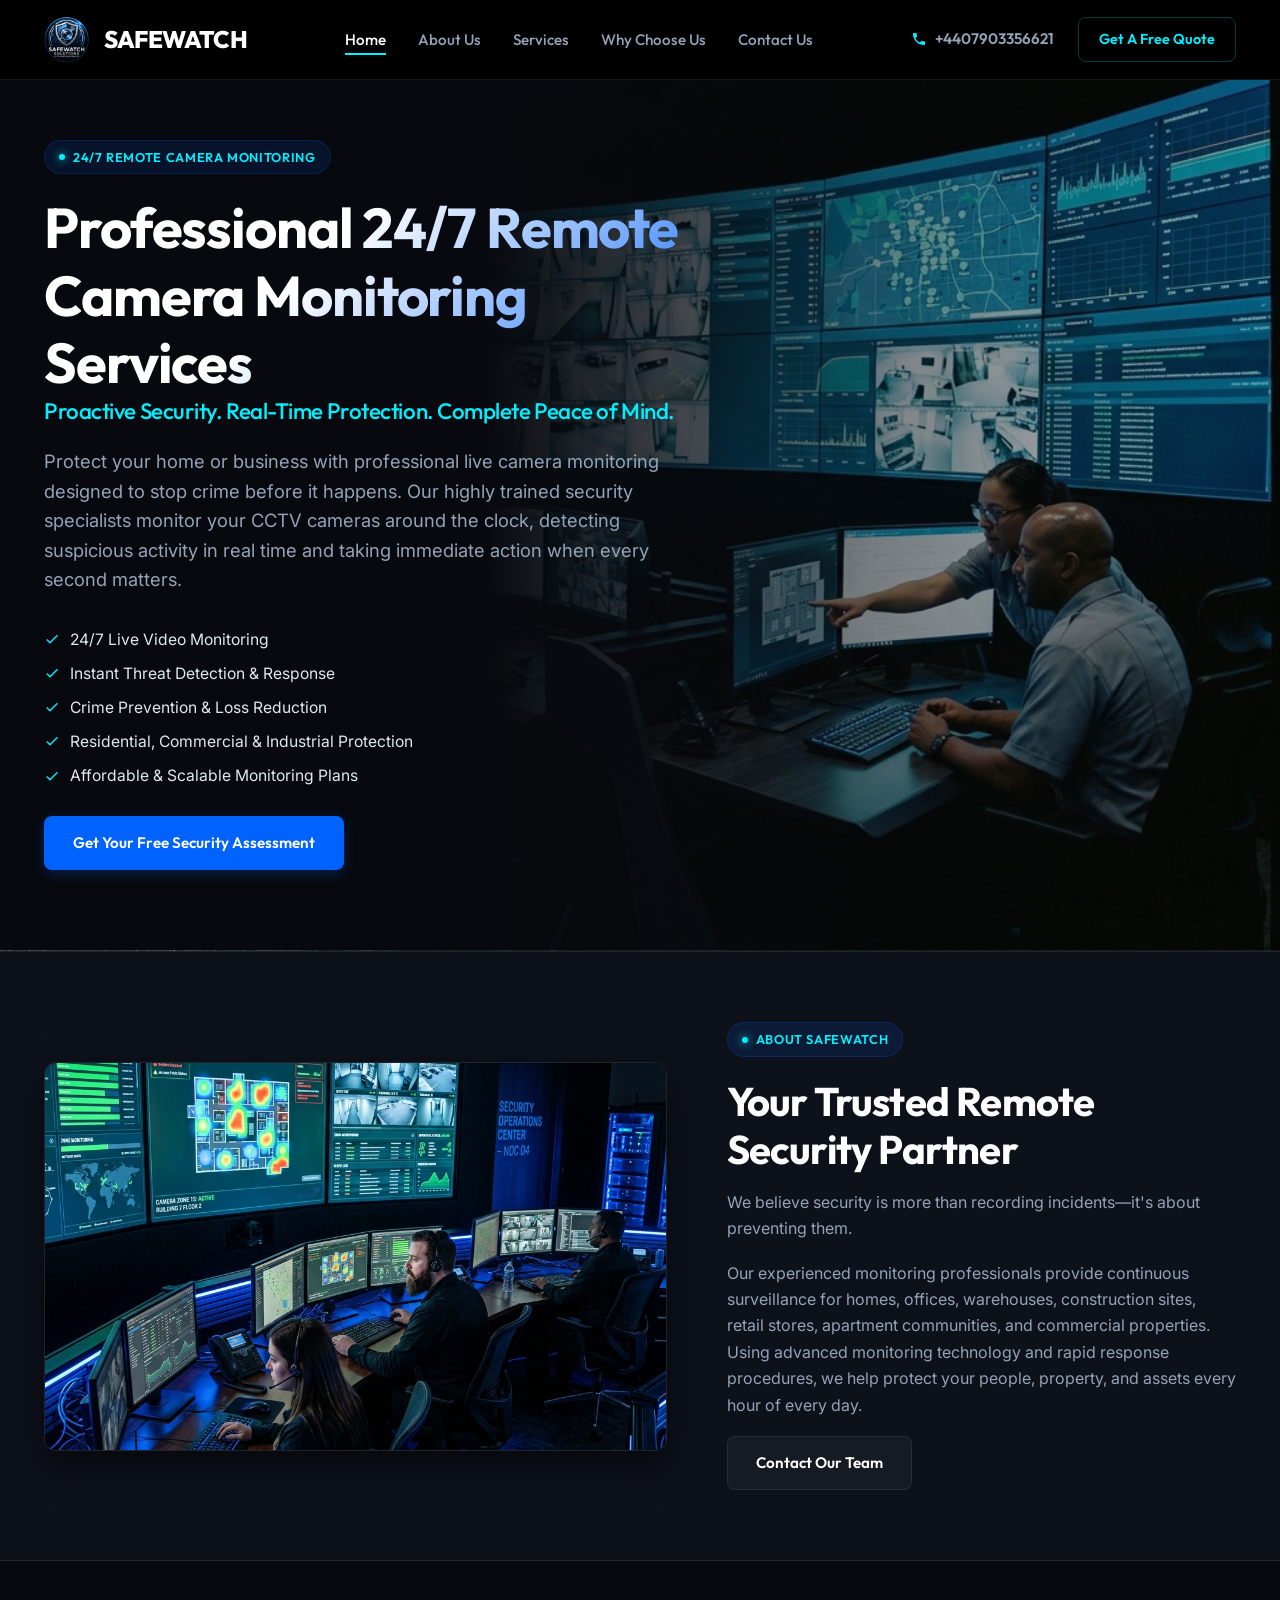
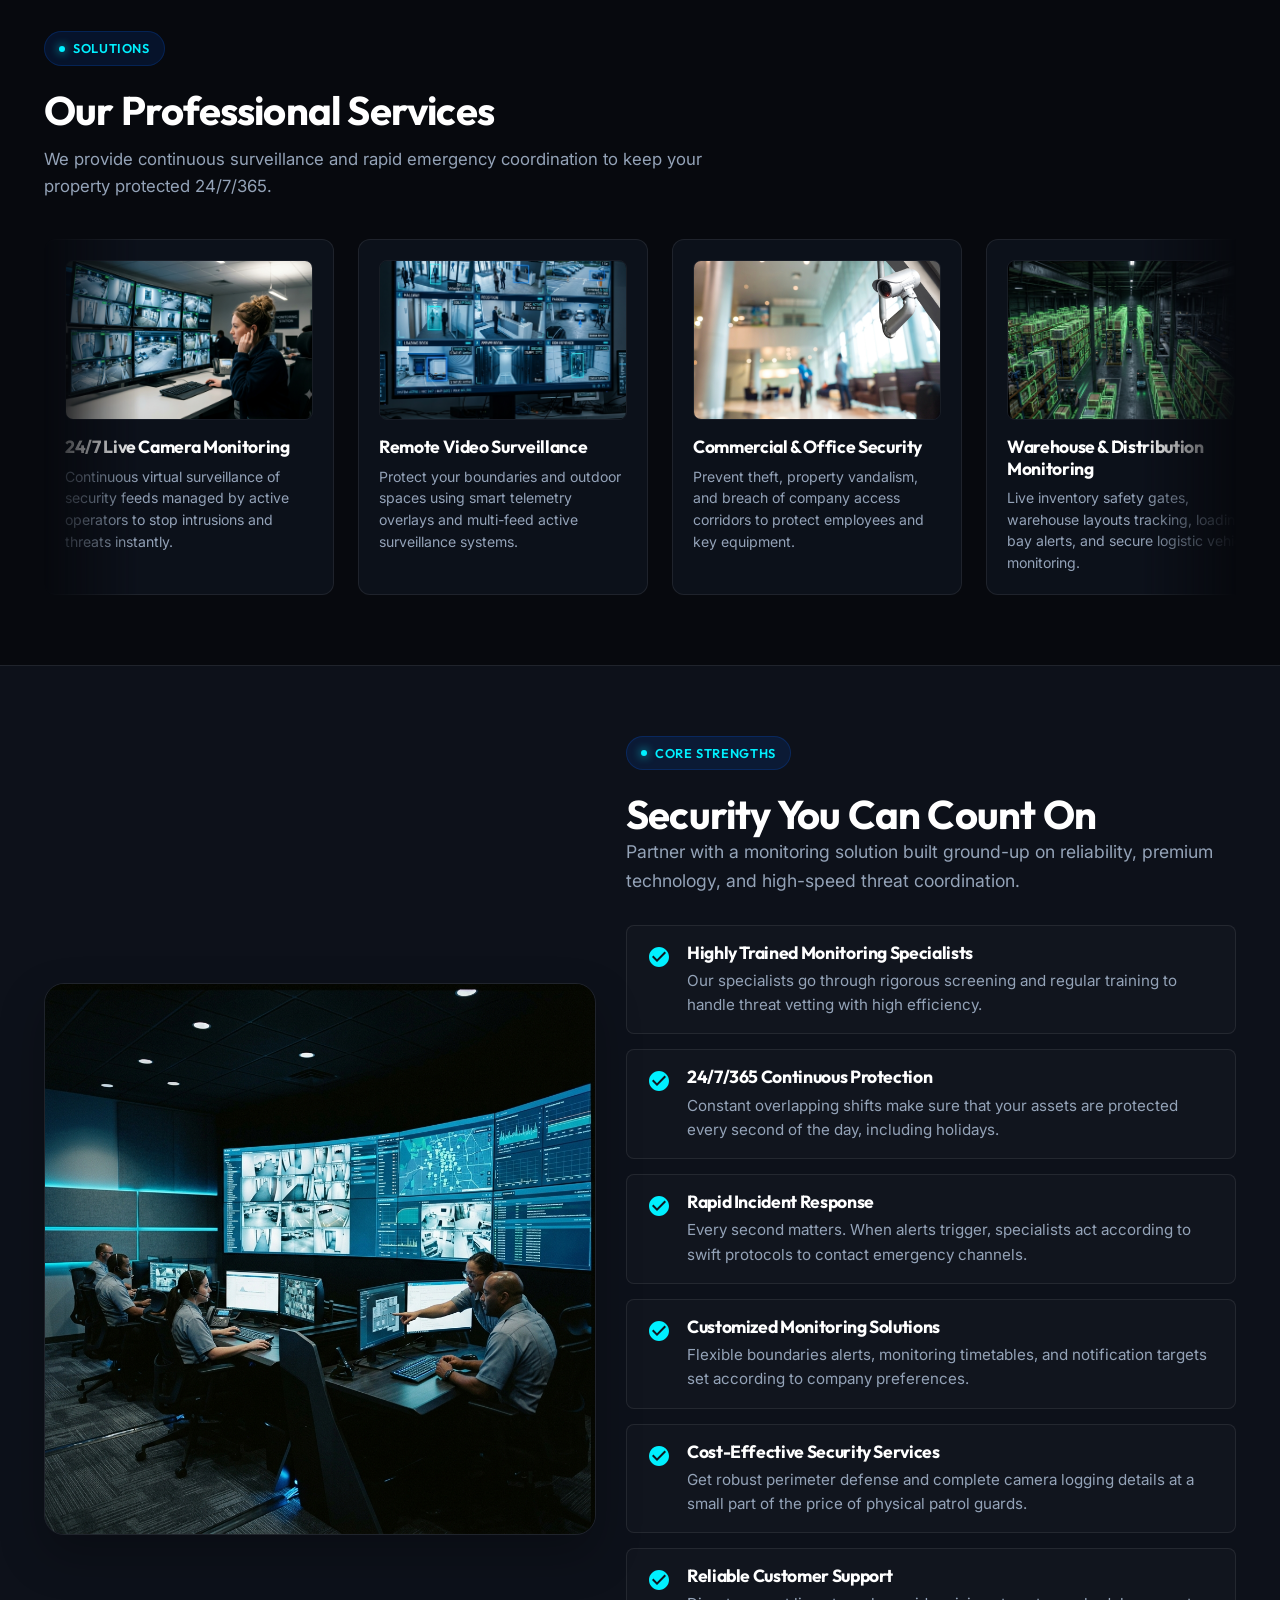
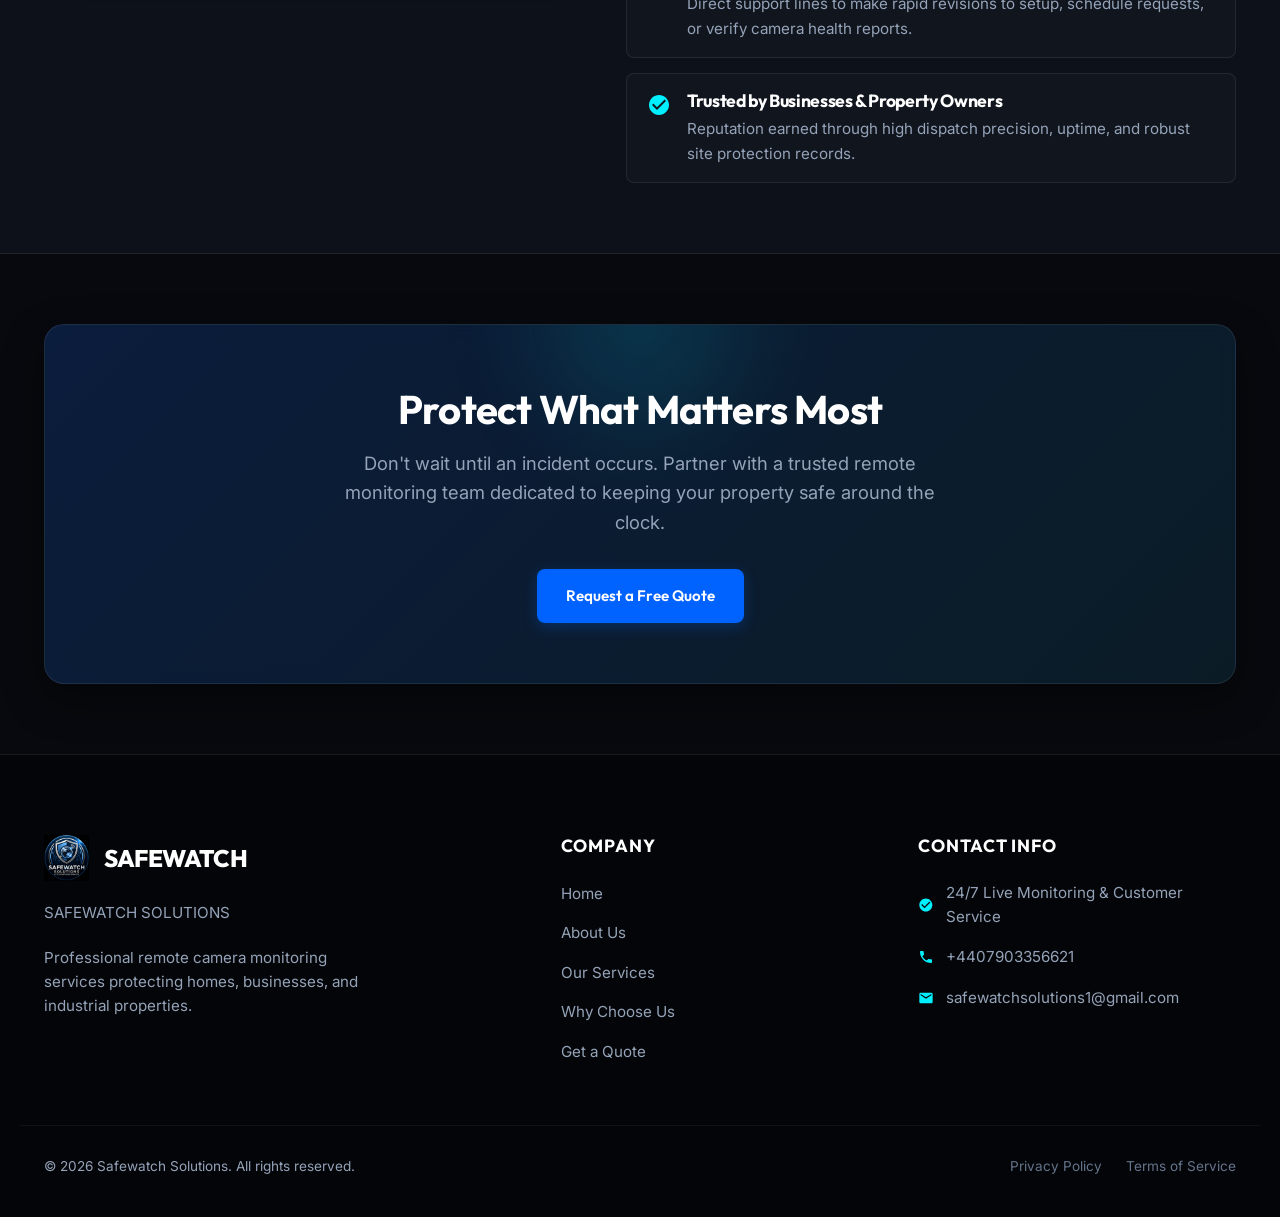
<file: index.html>
<!doctype html>
<html lang="en">
  <head>
    <meta charset="UTF-8" />
    <meta name="viewport" content="width=device-width, initial-scale=1.0" />
    <title>
      Safewatch Solutions - Professional 24/7 Remote CCTV Camera Monitoring
      Services
    </title>
    <meta
      name="description"
      content="Stop crime before it happens. Our remote security specialists monitor your CCTV cameras 24/7 to protect your home, business, warehouse, or construction site."
    />
    <link rel="stylesheet" href="style.css" />
    <link rel="icon" href="assets/safewatch-logo-1.png" />
  </head>
  <body>
    <!-- BACKGROUND DECORATIONS -->
    <div class="bg-overlay bg-dot-grid"></div>
    <div class="bg-overlay blur-orb-1"></div>
    <div class="bg-overlay blur-orb-2"></div>
    <div class="bg-overlay blur-orb-3"></div>

    <!-- STICKY NAVBAR -->
    <header>
      <div class="container navbar">
        <a href="#" class="logo" id="nav-logo">
          <img src="assets/safewatch-logo-1.png" alt="SAFEWATCH" class="site-logo" />
          <span class="site-title">SAFEWATCH</span>
        </a>

        <ul class="nav-menu" id="menu-nav">
          <li><a href="#" class="nav-link active">Home</a></li>
          <li><a href="#about" class="nav-link">About Us</a></li>
          <li><a href="#services" class="nav-link">Services</a></li>
          <li><a href="#why-choose" class="nav-link">Why Choose Us</a></li>
          <li><a href="contact.html" class="nav-link">Contact Us</a></li>

          <!-- Mobile Navigation Menu Items -->
          <li class="nav-actions-mobile" style="display: none">
            <a href="tel:+4407903356621" class="phone-badge">
              <svg viewBox="0 0 24 24">
                <path
                  d="M6.62 10.79c1.44 2.83 3.76 5.14 6.59 6.59l2.2-2.2c.27-.27.67-.36 1.02-.24 1.12.37 2.33.57 3.57.57.55 0 1 .45 1 1V20c0 .55-.45 1-1 1-9.39 0-17-7.61-17-17 0-.55.45-1 1-1h3.5c.55 0 1 .45 1 1 0 1.25.2 2.45.57 3.57.11.35.03.74-.25 1.02l-2.2 2.2z"
                />
              </svg>
              +4407903356621
            </a>
            <a href="contact.html" class="btn btn-primary">Get A Free Quote</a>
          </li>
        </ul>

        <div class="nav-actions">
          <a href="tel:+4407903356621" class="phone-badge">
            <svg viewBox="0 0 24 24">
              <path
                d="M6.62 10.79c1.44 2.83 3.76 5.14 6.59 6.59l2.2-2.2c.27-.27.67-.36 1.02-.24 1.12.37 2.33.57 3.57.57.55 0 1 .45 1 1V20c0 .55-.45 1-1 1-9.39 0-17-7.61-17-17 0-.55.45-1 1-1h3.5c.55 0 1 .45 1 1 0 1.25.2 2.45.57 3.57.11.35.03.74-.25 1.02l-2.2 2.2z"
              />
            </svg>
            +4407903356621
          </a>
          <a href="contact.html" class="btn btn-outline-cyan"
            >Get A Free Quote</a
          >
        </div>

        <button class="menu-btn" aria-label="Menu" id="mobile-toggle">
          <span></span>
          <span></span>
          <span></span>
        </button>
      </div>
    </header>

    <!-- HERO SECTION -->
    <section class="hero">
      <div class="container">
        <div class="hero-content">
          <div class="chip"><span></span> 24/7 Remote Camera Monitoring</div>
          <h1 class="gradient-text">
            Professional 24/7 Remote Camera Monitoring Services
          </h1>
          <h2 class="hero-subtitle">
            Proactive Security. Real-Time Protection. Complete Peace of Mind.
          </h2>
          <p>
            Protect your home or business with professional live camera
            monitoring designed to stop crime before it happens. Our highly
            trained security specialists monitor your CCTV cameras around the
            clock, detecting suspicious activity in real time and taking
            immediate action when every second matters.
          </p>

          <ul class="hero-checklist">
            <li>
              <svg viewBox="0 0 24 24">
                <path d="M9 16.17L4.83 12l-1.42 1.41L9 19 21 7l-1.41-1.41z" />
              </svg>
              24/7 Live Video Monitoring
            </li>
            <li>
              <svg viewBox="0 0 24 24">
                <path d="M9 16.17L4.83 12l-1.42 1.41L9 19 21 7l-1.41-1.41z" />
              </svg>
              Instant Threat Detection & Response
            </li>
            <li>
              <svg viewBox="0 0 24 24">
                <path d="M9 16.17L4.83 12l-1.42 1.41L9 19 21 7l-1.41-1.41z" />
              </svg>
              Crime Prevention & Loss Reduction
            </li>
            <li>
              <svg viewBox="0 0 24 24">
                <path d="M9 16.17L4.83 12l-1.42 1.41L9 19 21 7l-1.41-1.41z" />
              </svg>
              Residential, Commercial & Industrial Protection
            </li>
            <li>
              <svg viewBox="0 0 24 24">
                <path d="M9 16.17L4.83 12l-1.42 1.41L9 19 21 7l-1.41-1.41z" />
              </svg>
              Affordable & Scalable Monitoring Plans
            </li>
          </ul>

          <div class="hero-buttons">
            <a href="contact.html" class="btn btn-primary"
              >Get Your Free Security Assessment</a
            >
          </div>
        </div>
      </div>
    </section>

    <!-- ABOUT US SECTION -->
    <section class="section section-dark" id="about">
      <div class="container grid-2">
        <div class="about-media-box">
          <div class="about-image-frame">
            <img
              src="assets/about_team.png"
              alt="Remote Security Team at Work"
              width="540"
              height="340"
            />
          </div>
        </div>

        <div class="about-content">
          <div class="chip"><span></span> About Safewatch</div>
          <h2>Your Trusted Remote Security Partner</h2>
          <p>
            We believe security is more than recording incidents—it's about
            preventing them.
          </p>
          <p>
            Our experienced monitoring professionals provide continuous
            surveillance for homes, offices, warehouses, construction sites,
            retail stores, apartment communities, and commercial properties.
            Using advanced monitoring technology and rapid response procedures,
            we help protect your people, property, and assets every hour of
            every day.
          </p>
          <a href="contact.html" class="btn btn-secondary">Contact Our Team</a>
        </div>
      </div>
    </section>

    <!-- OUR PROFESSIONAL SERVICES -->
    <section class="section" id="services">
      <div class="container">
        <div class="section-header">
          <div class="chip"><span></span> Solutions</div>
          <h2>Our Professional Services</h2>
          <p>
            We provide continuous surveillance and rapid emergency coordination
            to keep your property protected 24/7/365.
          </p>
        </div>

        <!-- Infinite scroll carousel: cards duplicated for seamless loop -->
        <div class="carousel-track-wrapper">
          <div class="carousel-track">
            <!-- === ORIGINAL SET === -->
            <article class="service-card">
              <div class="service-image-box">
                <img
                  src="assets/24_7_live_monitoring.png"
                  alt="24/7 Live Camera Monitoring"
                  width="290"
                  height="160"
                />
              </div>
              <h3>24/7 Live Camera Monitoring</h3>
              <p>
                Continuous virtual surveillance of security feeds managed by
                active operators to stop intrusions and threats instantly.
              </p>
            </article>

            <article class="service-card">
              <div class="service-image-box">
                <img
                  src="assets/service_live.png"
                  alt="Remote Video Surveillance"
                  width="290"
                  height="160"
                />
              </div>
              <h3>Remote Video Surveillance</h3>
              <p>
                Protect your boundaries and outdoor spaces using smart telemetry
                overlays and multi-feed active surveillance systems.
              </p>
            </article>

            <article class="service-card">
              <div class="service-image-box">
                <img
                  src="assets/commercial_office_security.jpg"
                  alt="Commercial & Office Security"
                  width="290"
                  height="160"
                />
              </div>
              <h3>Commercial &amp; Office Security</h3>
              <p>
                Prevent theft, property vandalism, and breach of company access
                corridors to protect employees and key equipment.
              </p>
            </article>

            <article class="service-card">
              <div class="service-image-box">
                <img
                  src="assets/service_warehouse.png"
                  alt="Warehouse & Distribution Center Monitoring"
                  width="290"
                  height="160"
                />
              </div>
              <h3>Warehouse &amp; Distribution Monitoring</h3>
              <p>
                Live inventory safety gates, warehouse layouts tracking, loading
                bay alerts, and secure logistic vehicle monitoring.
              </p>
            </article>

            <article class="service-card">
              <div class="service-image-box">
                <img
                  src="assets/construction-site.png"
                  alt="Construction Site Surveillance"
                  width="290"
                  height="160"
                />
              </div>
              <h3>Construction Site Surveillance</h3>
              <p>
                Highly visible outdoor remote surveillance packages designed to
                protect expensive materials, trucks, and machinery at night.
              </p>
            </article>

            <article class="service-card">
              <div class="service-image-box">
                <img
                  src="assets/emergency-dispatch.png"
                  alt="Emergency Dispatch Coordination"
                  width="290"
                  height="160"
                />
              </div>
              <h3>Emergency Dispatch Coordination</h3>
              <p>
                Instant dispatch triggers routing to local law enforcement or
                regional fire responders when active violations are caught.
              </p>
            </article>

            <article class="service-card">
              <div class="service-image-box">
                <img
                  src="assets/suspicious_activity.png"
                  alt="Suspicious Activity Detection"
                  width="290"
                  height="160"
                />
              </div>
              <h3>Suspicious Activity Detection</h3>
              <p>
                Specialists interpret analytics warnings, tracking anomalies,
                perimeter breaches, and erratic objects on-premises.
              </p>
            </article>

            <article class="service-card">
              <div class="service-image-box">
                <img
                  src="assets/service_commercial.png"
                  alt="Customized Security Monitoring Solutions"
                  width="290"
                  height="160"
                />
              </div>
              <h3>Customized Monitoring Solutions</h3>
              <p>
                Individual parameters mapped exactly for single locations,
                apartment complexes, commercial areas, and homes.
              </p>
            </article>

            <!-- === DUPLICATE SET for seamless loop === -->
            <article class="service-card" aria-hidden="true">
              <div class="service-image-box">
                <img
                  src="assets/24_7_live_monitoring.png"
                  alt=""
                  width="290"
                  height="160"
                />
              </div>
              <h3>24/7 Live Camera Monitoring</h3>
              <p>
                Continuous virtual surveillance of security feeds managed by
                active operators to stop intrusions and threats instantly.
              </p>
            </article>

            <article class="service-card" aria-hidden="true">
              <div class="service-image-box">
                <img
                  src="assets/service_live.png"
                  alt=""
                  width="290"
                  height="160"
                />
              </div>
              <h3>Remote Video Surveillance</h3>
              <p>
                Protect your boundaries and outdoor spaces using smart telemetry
                overlays and multi-feed active surveillance systems.
              </p>
            </article>

            <article class="service-card" aria-hidden="true">
              <div class="service-image-box">
                <img
                  src="assets/commercial_office_security.jpg"
                  alt=""
                  width="290"
                  height="160"
                />
              </div>
              <h3>Commercial &amp; Office Security</h3>
              <p>
                Prevent theft, property vandalism, and breach of company access
                corridors to protect employees and key equipment.
              </p>
            </article>

            <article class="service-card" aria-hidden="true">
              <div class="service-image-box">
                <img
                  src="assets/service_warehouse.png"
                  alt=""
                  width="290"
                  height="160"
                />
              </div>
              <h3>Warehouse &amp; Distribution Monitoring</h3>
              <p>
                Live inventory safety gates, warehouse layouts tracking, loading
                bay alerts, and secure logistic vehicle monitoring.
              </p>
            </article>

            <article class="service-card" aria-hidden="true">
              <div class="service-image-box">
                <img
                  src="assets/construction-site.png"
                  alt=""
                  width="290"
                  height="160"
                />
              </div>
              <h3>Construction Site Surveillance</h3>
              <p>
                Highly visible outdoor remote surveillance packages designed to
                protect expensive materials, trucks, and machinery at night.
              </p>
            </article>

            <article class="service-card" aria-hidden="true">
              <div class="service-image-box">
                <img
                  src="assets/emergency-dispatch.png"
                  alt=""
                  width="290"
                  height="160"
                />
              </div>
              <h3>Emergency Dispatch Coordination</h3>
              <p>
                Instant dispatch triggers routing to local law enforcement or
                regional fire responders when active violations are caught.
              </p>
            </article>

            <article class="service-card" aria-hidden="true">
              <div class="service-image-box">
                <img
                  src="assets/suspicious_activity.png"
                  alt=""
                  width="290"
                  height="160"
                />
              </div>
              <h3>Suspicious Activity Detection</h3>
              <p>
                Specialists interpret analytics warnings, tracking anomalies,
                perimeter breaches, and erratic objects on-premises.
              </p>
            </article>

            <article class="service-card" aria-hidden="true">
              <div class="service-image-box">
                <img
                  src="assets/service_commercial.png"
                  alt=""
                  width="290"
                  height="160"
                />
              </div>
              <h3>Customized Monitoring Solutions</h3>
              <p>
                Individual parameters mapped exactly for single locations,
                apartment complexes, commercial areas, and homes.
              </p>
            </article>
          </div>
          <!-- end .carousel-track -->
        </div>
        <!-- end .carousel-track-wrapper -->
      </div>
    </section>

    <!-- WHY CHOOSE US -->
    <section class="section section-dark" id="why-choose">
      <div class="container why-grid">


        <div class="why-media-panel">
          <img
            src="assets/hero_monitoring.png"
            alt="CCTV camera monitoring"
          />
        </div>
        <div class="why-content-panel">
          <div class="chip"><span></span> Core Strengths</div>
          <h2>Security You Can Count On</h2>
          <p style="font-size: 1.1rem; margin-bottom: 20px">
            Partner with a monitoring solution built ground-up on reliability,
            premium technology, and high-speed threat coordination.
          </p>


          <div class="why-card-list">
          <!-- Item 1 -->
          <div class="why-check-item">
            <svg class="why-check-icon" viewBox="0 0 24 24">
              <path
                d="M12 2C6.48 2 2 6.48 2 12s4.48 10 10 10 10-4.48 10-10S17.52 2 12 2zm-2 15l-5-5 1.41-1.41L10 14.17l7.59-7.59L19 8l-9 9z"
              />
            </svg>
            <div class="why-check-text">
              <h4>Highly Trained Monitoring Specialists</h4>
              <p>
                Our specialists go through rigorous screening and regular
                training to handle threat vetting with high efficiency.
              </p>
            </div>
          </div>

          <!-- Item 2 -->
          <div class="why-check-item">
            <svg class="why-check-icon" viewBox="0 0 24 24">
              <path
                d="M12 2C6.48 2 2 6.48 2 12s4.48 10 10 10 10-4.48 10-10S17.52 2 12 2zm-2 15l-5-5 1.41-1.41L10 14.17l7.59-7.59L19 8l-9 9z"
              />
            </svg>
            <div class="why-check-text">
              <h4>24/7/365 Continuous Protection</h4>
              <p>
                Constant overlapping shifts make sure that your assets are
                protected every second of the day, including holidays.
              </p>
            </div>
          </div>

          <!-- Item 3 -->
          <div class="why-check-item">
            <svg class="why-check-icon" viewBox="0 0 24 24">
              <path
                d="M12 2C6.48 2 2 6.48 2 12s4.48 10 10 10 10-4.48 10-10S17.52 2 12 2zm-2 15l-5-5 1.41-1.41L10 14.17l7.59-7.59L19 8l-9 9z"
              />
            </svg>
            <div class="why-check-text">
              <h4>Rapid Incident Response</h4>
              <p>
                Every second matters. When alerts trigger, specialists act
                according to swift protocols to contact emergency channels.
              </p>
            </div>
          </div>

          <!-- Item 4 -->
          <div class="why-check-item">
            <svg class="why-check-icon" viewBox="0 0 24 24">
              <path
                d="M12 2C6.48 2 2 6.48 2 12s4.48 10 10 10 10-4.48 10-10S17.52 2 12 2zm-2 15l-5-5 1.41-1.41L10 14.17l7.59-7.59L19 8l-9 9z"
              />
            </svg>
            <div class="why-check-text">
              <h4>Customized Monitoring Solutions</h4>
              <p>
                Flexible boundaries alerts, monitoring timetables, and
                notification targets set according to company preferences.
              </p>
            </div>
          </div>

          <!-- Item 5 -->
          <div class="why-check-item">
            <svg class="why-check-icon" viewBox="0 0 24 24">
              <path
                d="M12 2C6.48 2 2 6.48 2 12s4.48 10 10 10 10-4.48 10-10S17.52 2 12 2zm-2 15l-5-5 1.41-1.41L10 14.17l7.59-7.59L19 8l-9 9z"
              />
            </svg>
            <div class="why-check-text">
              <h4>Cost-Effective Security Services</h4>
              <p>
                Get robust perimeter defense and complete camera logging details
                at a small part of the price of physical patrol guards.
              </p>
            </div>
          </div>

          <!-- Item 6 -->
          <div class="why-check-item">
            <svg class="why-check-icon" viewBox="0 0 24 24">
              <path
                d="M12 2C6.48 2 2 6.48 2 12s4.48 10 10 10 10-4.48 10-10S17.52 2 12 2zm-2 15l-5-5 1.41-1.41L10 14.17l7.59-7.59L19 8l-9 9z"
              />
            </svg>
            <div class="why-check-text">
              <h4>Reliable Customer Support</h4>
              <p>
                Direct support lines to make rapid revisions to setup, schedule
                requests, or verify camera health reports.
              </p>
            </div>
          </div>

          <!-- Item 7 -->
          <div class="why-check-item">
            <svg class="why-check-icon" viewBox="0 0 24 24">
              <path
                d="M12 2C6.48 2 2 6.48 2 12s4.48 10 10 10 10-4.48 10-10S17.52 2 12 2zm-2 15l-5-5 1.41-1.41L10 14.17l7.59-7.59L19 8l-9 9z"
              />
            </svg>
            <div class="why-check-text">
              <h4>Trusted by Businesses & Property Owners</h4>
              <p>
                Reputation earned through high dispatch precision, uptime, and
                robust site protection records.
              </p>
            </div>
          </div>
        </div>
      </div>
    </section>

    <!-- BOTTOM CALL TO ACTION -->
    <section class="section">
      <div class="container">
        <div class="cta-box">
          <h2>Protect What Matters Most</h2>
          <p>
            Don't wait until an incident occurs. Partner with a trusted remote
            monitoring team dedicated to keeping your property safe around the
            clock.
          </p>
          <a href="contact.html" class="btn btn-primary"
            >Request a Free Quote</a
          >
        </div>
      </div>
    </section>

    <!-- FOOTER -->
    <footer>
      <div class="container footer-grid">
        <div class="footer-brand">
            <a href="#" class="logo">
              <img src="assets/safewatch-logo-1.png" alt="SAFEWATCH" class="site-logo" />
              <span class="site-title">SAFEWATCH</span>
            </a>
          <p style="margin-bottom: 20px">SAFEWATCH SOLUTIONS</p>
          <p style="color: var(--text-secondary); line-height: 1.6">
            Professional remote camera monitoring services protecting homes,
            businesses, and industrial properties.
          </p>
        </div>

        <div class="footer-col">
          <h3>Company</h3>
          <ul>
            <li><a href="#">Home</a></li>
            <li><a href="#about">About Us</a></li>
            <li><a href="#services">Our Services</a></li>
            <li><a href="#why-choose">Why Choose Us</a></li>
            <li><a href="contact.html">Get a Quote</a></li>
          </ul>
        </div>

        <div class="footer-col">
          <h3>Contact Info</h3>
          <div class="footer-info">
            <div class="footer-info-item">
              <svg viewBox="0 0 24 24">
                <path
                  d="M12 2C6.48 2 2 6.48 2 12s4.48 10 10 10 10-4.48 10-10S17.52 2 12 2zm-2 15l-5-5 1.41-1.41L10 14.17l7.59-7.59L19 8l-9 9z"
                />
              </svg>
              24/7 Live Monitoring & Customer Service
            </div>
            <div class="footer-info-item">
              <svg viewBox="0 0 24 24">
                <path
                  d="M6.62 10.79c1.44 2.83 3.76 5.14 6.59 6.59l2.2-2.2c.27-.27.67-.36 1.02-.24 1.12.37 2.33.57 3.57.57.55 0 1 .45 1 1V20c0 .55-.45 1-1 1-9.39 0-17-7.61-17-17 0-.55.45-1 1-1h3.5c.55 0 1 .45 1 1 0 1.25.2 2.45.57 3.57.11.35.03.74-.25 1.02l-2.2 2.2z"
                />
              </svg>
              <a
                href="tel:+4407903356621"
                style="text-decoration: none; color: inherit"
                >+4407903356621</a
              >
            </div>
            <div class="footer-info-item">
              <svg viewBox="0 0 24 24">
                <path
                  d="M20 4H4c-1.1 0-1.99.9-1.99 2L2 18c0 1.1.9 2 2 2h16c1.1 0 2-.9 2-2V6c0-1.1-.9-2-2-2zm0 4l-8 5-8-5V6l8 5 8-5v2z"
                />
              </svg>
              <a
                href="mailto:safewatchsolutions1@gmail.com?subject=Inquiry%20from%20Safewatch%20Website"
                class="mailto-link"
                style="text-decoration: none; color: inherit"
                >safewatchsolutions1@gmail.com</a
              >
            </div>
          </div>
        </div>
      </div>

      <div class="container footer-bottom">
        <p>&copy; 2026 Safewatch Solutions. All rights reserved.</p>
        <div class="footer-bottom-links">
          <a href="#">Privacy Policy</a>
          <a href="#">Terms of Service</a>
        </div>
      </div>
    </footer>

    <button class="back-to-top" id="backToTop" aria-label="Back to top" title="Back to top">
      <svg viewBox="0 0 24 24" aria-hidden="true">
        <path d="M12 8l-6 6 1.41 1.41L12 10.83l4.59 4.58L18 14z"/>
      </svg>
    </button>

    <script src="script.js"></script>
  </body>
</html>
</file>
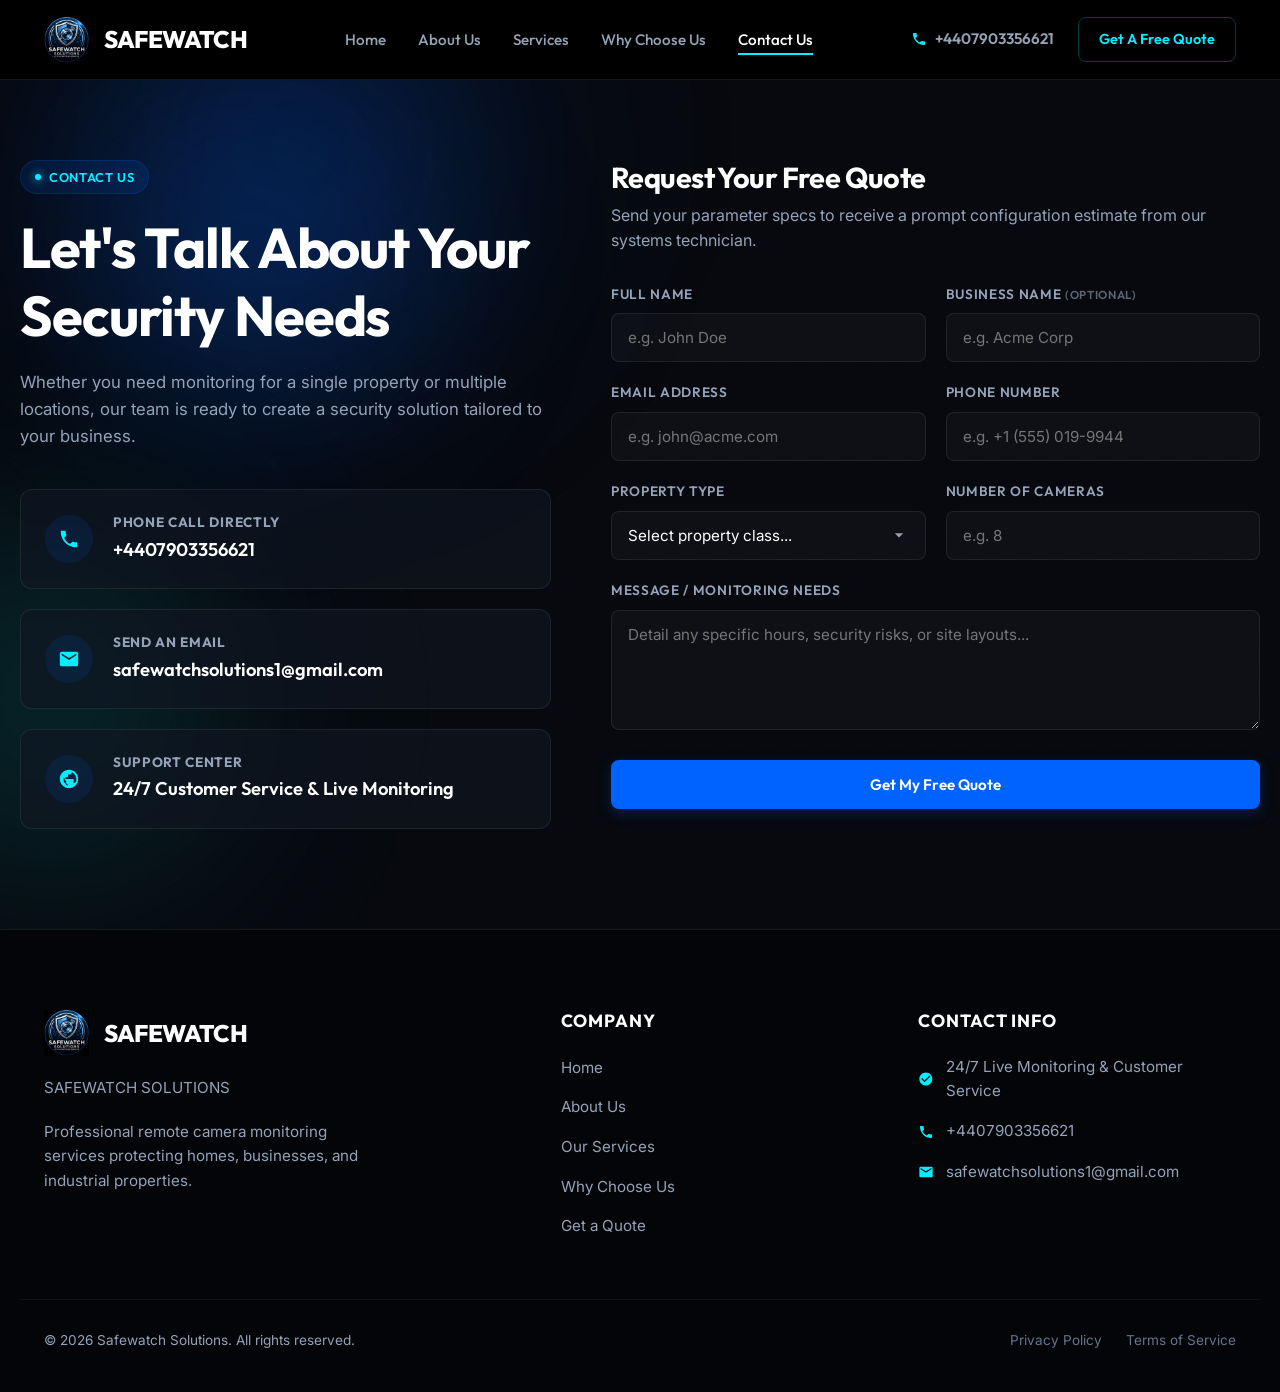
<file: contact.html>
<!doctype html>
<html lang="en">
  <head>
    <meta charset="UTF-8" />
    <meta name="viewport" content="width=device-width, initial-scale=1.0" />
    <title>Safewatch Solutions - Request a Free Quote & Get in Touch</title>
    <meta
      name="description"
      content="Talk to our specialists about your remote camera surveillance requirements. Get a customized security monitoring quote today."
    />
    <link rel="stylesheet" href="style.css" />
    <link rel="icon" href="assets/safewatch-logo-1.png" />
    <style>
      /* Styling adjustments specifically for contact subpage layout */
      .contact-container {
        padding: 160px 0 100px;
      }
    </style>
  </head>
  <body>
    <!-- BACKGROUND DECORATIONS -->
    <div class="bg-overlay bg-dot-grid"></div>
    <div class="bg-overlay blur-orb-1"></div>
    <div class="bg-overlay blur-orb-2"></div>
    <div class="bg-overlay blur-orb-3"></div>

    <!-- STICKY NAVBAR -->
    <header>
      <div class="container navbar">
        <a href="index.html" class="logo" id="nav-logo">
          <img
            src="assets/safewatch-logo-1.png"
            alt="SAFEWATCH"
            class="site-logo"
          />
          <span class="site-title">SAFEWATCH</span>
        </a>

        <ul class="nav-menu" id="menu-nav">
          <li><a href="index.html" class="nav-link">Home</a></li>
          <li><a href="index.html#about" class="nav-link">About Us</a></li>
          <li><a href="index.html#services" class="nav-link">Services</a></li>
          <li>
            <a href="index.html#why-choose" class="nav-link">Why Choose Us</a>
          </li>
          <li><a href="#" class="nav-link active">Contact Us</a></li>

          <!-- Mobile Actions -->
          <li class="nav-actions-mobile" style="display: none">
            <a href="tel:+4407903356621" class="phone-badge">
              <svg viewBox="0 0 24 24">
                <path
                  d="M6.62 10.79c1.44 2.83 3.76 5.14 6.59 6.59l2.2-2.2c.27-.27.67-.36 1.02-.24 1.12.37 2.33.57 3.57.57.55 0 1 .45 1 1V20c0 .55-.45 1-1 1-9.39 0-17-7.61-17-17 0-.55.45-1 1-1h3.5c.55 0 1 .45 1 1 0 1.25.2 2.45.57 3.57.11.35.03.74-.25 1.02l-2.2 2.2z"
                />
              </svg>
              +4407903356621
            </a>
            <a href="#" class="btn btn-primary">Free Assessment</a>
          </li>
        </ul>

        <div class="nav-actions">
          <a href="tel:+4407903356621" class="phone-badge">
            <svg viewBox="0 0 24 24">
              <path
                d="M6.62 10.79c1.44 2.83 3.76 5.14 6.59 6.59l2.2-2.2c.27-.27.67-.36 1.02-.24 1.12.37 2.33.57 3.57.57.55 0 1 .45 1 1V20c0 .55-.45 1-1 1-9.39 0-17-7.61-17-17 0-.55.45-1 1-1h3.5c.55 0 1 .45 1 1 0 1.25.2 2.45.57 3.57.11.35.03.74-.25 1.02l-2.2 2.2z"
              />
            </svg>
            +4407903356621
          </a>
          <a href="#" class="btn btn-outline-cyan">Get A Free Quote</a>
        </div>

        <button class="menu-btn" aria-label="Menu" id="mobile-toggle">
          <span></span>
          <span></span>
          <span></span>
        </button>
      </div>
    </header>

    <!-- CONTACT LAYOUT -->
    <main class="container contact-container">
      <div class="contact-grid">
        <!-- LEFT COL: CONTENT -->
        <section class="contact-info-panel">
          <div class="chip"><span></span> Contact Us</div>
          <h1 style="margin-bottom: 20px">
            Let's Talk About Your Security Needs
          </h1>
          <p>
            Whether you need monitoring for a single property or multiple
            locations, our team is ready to create a security solution tailored
            to your business.
          </p>

          <div class="info-cards">
            <!-- Card 1: Phone -->
            <a href="tel:+4407903356621" class="info-card">
              <div class="info-card-icon">
                <svg viewBox="0 0 24 24">
                  <path
                    d="M6.62 10.79c1.44 2.83 3.76 5.14 6.59 6.59l2.2-2.2c.27-.27.67-.36 1.02-.24 1.12.37 2.33.57 3.57.57.55 0 1 .45 1 1V20c0 .55-.45 1-1 1-9.39 0-17-7.61-17-17 0-.55.45-1 1-1h3.5c.55 0 1 .45 1 1 0 1.25.2 2.45.57 3.57.11.35.03.74-.25 1.02l-2.2 2.2z"
                  />
                </svg>
              </div>
              <div class="info-card-details">
                <h4>Phone Call Directly</h4>
                <span>+4407903356621</span>
              </div>
            </a>

            <!-- Card 2: Email -->
            <a
              href="mailto:safewatchsolutions1@gmail.com?subject=Inquiry%20from%20Safewatch%20Website"
              class="info-card mailto-link"
            >
              <div class="info-card-icon">
                <svg viewBox="0 0 24 24">
                  <path
                    d="M20 4H4c-1.1 0-1.99.9-1.99 2L2 18c0 1.1.9 2 2 2h16c1.1 0 2-.9 2-2V6c0-1.1-.9-2-2-2zm0 4l-8 5-8-5V6l8 5 8-5v2z"
                  />
                </svg>
              </div>
              <div class="info-card-details">
                <h4>Send An Email</h4>
                <span>safewatchsolutions1@gmail.com</span>
              </div>
            </a>

            <!-- Card 3: Support -->
            <div class="info-card">
              <div class="info-card-icon">
                <svg viewBox="0 0 24 24">
                  <path
                    d="M12 2C6.48 2 2 6.48 2 12s4.48 10 10 10 10-4.48 10-10S17.52 2 12 2zm1 17.93c-3.95-.49-7-3.85-7-7.93 0-.62.08-1.21.21-1.79L9 15v1c0 1.1.9 2 2 2v1.93zm6.9-2.54c-.26-.81-1-1.39-1.9-1.39h-1v-3c0-.55-.45-1-1-1H8v-2h2c.55 0 1-.45 1-1V7h2c1.1 0 2-.9 2-2v-.41c2.93 1.19 5 4.06 5 7.41 0 2.08-.8 3.97-2.1 5.39z"
                  />
                </svg>
              </div>
              <div class="info-card-details">
                <h4>Support Center</h4>
                <span>24/7 Customer Service & Live Monitoring</span>
              </div>
            </div>
          </div>
        </section>

        <!-- RIGHT COL: QUOTE FORM -->
        <section class="glass-card">
          <h2 style="font-size: 1.8rem; margin-bottom: 8px">
            Request Your Free Quote
          </h2>
          <p style="color: var(--text-secondary); margin-bottom: 30px">
            Send your parameter specs to receive a prompt configuration estimate
            from our systems technician.
          </p>

          <form
            id="quoteForm"
            class="quote-form-element"
            action="https://formsubmit.co/safewatchsolutions1@gmail.com"
            method="POST"
          >
            <input type="hidden" name="_captcha" value="false" />
            <input
              type="hidden"
              name="_subject"
              value="New Quote Request from Safewatch"
            />
            <input type="hidden" name="_template" value="table" />

            <div class="form-row">
              <div class="form-group">
                <label class="form-label" for="fname">Full Name</label>
                <input
                  type="text"
                  id="fname"
                  name="Full Name"
                  class="form-input"
                  placeholder="e.g. John Doe"
                  required
                />
              </div>
              <div class="form-group">
                <label class="form-label" for="bname"
                  >Business Name
                  <span style="font-size: 0.85em; opacity: 0.6"
                    >(Optional)</span
                  ></label
                >
                <input
                  type="text"
                  id="bname"
                  name="Business Name"
                  class="form-input"
                  placeholder="e.g. Acme Corp"
                />
              </div>
            </div>

            <div class="form-row">
              <div class="form-group">
                <label class="form-label" for="email">Email Address</label>
                <input
                  type="email"
                  id="email"
                  name="Email Address"
                  class="form-input"
                  placeholder="e.g. john@acme.com"
                  required
                />
              </div>
              <div class="form-group">
                <label class="form-label" for="phone">Phone Number</label>
                <input
                  type="tel"
                  id="phone"
                  name="Phone Number"
                  class="form-input"
                  placeholder="e.g. +1 (555) 019-9944"
                  required
                />
              </div>
            </div>

            <div class="form-row">
              <div class="form-group">
                <label class="form-label" for="property">Property Type</label>
                <select
                  id="property"
                  name="Property Type"
                  class="form-select"
                  required
                >
                  <option value="" disabled selected>
                    Select property class...
                  </option>
                  <option value="Residential / Home">Residential / Home</option>
                  <option value="Commercial / Office">
                    Commercial / Office
                  </option>
                  <option value="Warehouse & Distribution">
                    Warehouse & Distribution
                  </option>
                  <option value="Construction Site">Construction Site</option>
                  <option value="Retail Store">Retail Store</option>
                  <option value="Other Property Type">
                    Other Property Type
                  </option>
                </select>
              </div>
              <div class="form-group">
                <label class="form-label" for="cameras"
                  >Number of Cameras</label
                >
                <input
                  type="number"
                  id="cameras"
                  name="Number of Cameras"
                  class="form-input"
                  placeholder="e.g. 8"
                  min="1"
                  required
                />
              </div>
            </div>

            <div class="form-group">
              <label class="form-label" for="msg"
                >Message / Monitoring Needs</label
              >
              <textarea
                id="msg"
                name="Message"
                class="form-textarea"
                placeholder="Detail any specific hours, security risks, or site layouts..."
                required
              ></textarea>
            </div>

            <button
              type="submit"
              id="submitBtn"
              class="btn btn-primary"
              style="width: 100%; justify-content: center; margin-top: 10px"
            >
              Get My Free Quote
            </button>
          </form>
        </section>
      </div>
    </main>

    <!-- FOOTER -->
    <footer>
      <div class="container footer-grid">
        <div class="footer-brand">
          <a href="index.html" class="logo">
            <img
              src="assets/safewatch-logo-1.png"
              alt="SAFEWATCH"
              class="site-logo"
            />
            <span class="site-title">SAFEWATCH</span>
          </a>
          <p style="margin-bottom: 20px">SAFEWATCH SOLUTIONS</p>
          <p style="color: var(--text-secondary); line-height: 1.6">
            Professional remote camera monitoring services protecting homes,
            businesses, and industrial properties.
          </p>
        </div>

        <div class="footer-col">
          <h3>Company</h3>
          <ul>
            <li><a href="index.html">Home</a></li>
            <li><a href="index.html#about">About Us</a></li>
            <li><a href="index.html#services">Our Services</a></li>
            <li><a href="index.html#why-choose">Why Choose Us</a></li>
            <li><a href="#">Get a Quote</a></li>
          </ul>
        </div>

        <div class="footer-col">
          <h3>Contact Info</h3>
          <div class="footer-info">
            <div class="footer-info-item">
              <svg viewBox="0 0 24 24">
                <path
                  d="M12 2C6.48 2 2 6.48 2 12s4.48 10 10 10 10-4.48 10-10S17.52 2 12 2zm-2 15l-5-5 1.41-1.41L10 14.17l7.59-7.59L19 8l-9 9z"
                />
              </svg>
              24/7 Live Monitoring & Customer Service
            </div>
            <div class="footer-info-item">
              <svg viewBox="0 0 24 24">
                <path
                  d="M6.62 10.79c1.44 2.83 3.76 5.14 6.59 6.59l2.2-2.2c.27-.27.67-.36 1.02-.24 1.12.37 2.33.57 3.57.57.55 0 1 .45 1 1V20c0 .55-.45 1-1 1-9.39 0-17-7.61-17-17 0-.55.45-1 1-1h3.5c.55 0 1 .45 1 1 0 1.25.2 2.45.57 3.57.11.35.03.74-.25 1.02l-2.2 2.2z"
                />
              </svg>
              <a
                href="tel:+4407903356621"
                style="text-decoration: none; color: inherit"
                >+4407903356621</a
              >
            </div>
            <div class="footer-info-item">
              <svg viewBox="0 0 24 24">
                <path
                  d="M20 4H4c-1.1 0-1.99.9-1.99 2L2 18c0 1.1.9 2 2 2h16c1.1 0 2-.9 2-2V6c0-1.1-.9-2-2-2zm0 4l-8 5-8-5V6l8 5 8-5v2z"
                />
              </svg>
              <a
                href="mailto:safewatchsolutions1@gmail.com?subject=Inquiry%20from%20Safewatch%20Website"
                class="mailto-link"
                style="text-decoration: none; color: inherit"
                >safewatchsolutions1@gmail.com</a
              >
            </div>
          </div>
        </div>
      </div>

      <div class="container footer-bottom">
        <p>&copy; 2026 Safewatch Solutions. All rights reserved.</p>
        <div class="footer-bottom-links">
          <a href="#">Privacy Policy</a>
          <a href="#">Terms of Service</a>
        </div>
      </div>
    </footer>

    <button
      class="back-to-top"
      id="backToTop"
      aria-label="Back to top"
      title="Back to top"
    >
      <svg viewBox="0 0 24 24" aria-hidden="true">
        <path d="M12 8l-6 6 1.41 1.41L12 10.83l4.59 4.58L18 14z" />
      </svg>
    </button>

    <script src="script.js"></script>
  </body>
</html>
</file>
<file: style.css>
@import url("https://fonts.googleapis.com/css2?family=Inter:wght@300;400;500;600;700&family=Outfit:wght@400;500;600;700;800&display=swap");

/* --- DESIGN SYSTEM TOKENS --- */
:root {
  /* Colors */
  --bg-darkest: #07090e; /* Ultra dark base background */
  --bg-darker: #0d111a; /* Dark section background */
  --bg-card: rgba(16, 22, 35, 0.65); /* Translucent glass card background */

  --primary: #0062ff; /* Main brand solid electric blue */
  --primary-hover: #1a75ff; /* Lighter blue for hover states */
  --primary-glow: rgba(0, 98, 255, 0.25);

  --accent: #00f0ff; /* Technical electric cyan */
  --accent-glow: rgba(0, 240, 255, 0.2);

  --text-white: #ffffff; /* High contrast titles */
  --text-primary: #e2e8f0; /* General light text */
  --text-secondary: #94a3b8; /* Muted metadata and descriptions */
  --text-muted: #64748b; /* Subtext, credits, timestamps */

  --border: rgba(255, 255, 255, 0.08);
  --border-hover: rgba(0, 98, 255, 0.35);

  /* Fonts */
  --font-heading:
    "Outfit", -apple-system, BlinkMacSystemFont, "Segoe UI", Roboto, sans-serif;
  --font-body:
    "Inter", -apple-system, BlinkMacSystemFont, "Segoe UI", Roboto, sans-serif;

  /* Layout Options */
  --radius-sm: 8px;
  --radius-md: 12px;
  --radius-lg: 20px;
  --transition: all 0.35s cubic-bezier(0.16, 1, 0.3, 1);
  --transition-slow: all 0.6s cubic-bezier(0.16, 1, 0.3, 1);
}

/* --- SYSTEM RESET --- */
*,
*::before,
*::after {
  box-sizing: border-box;
  margin: 0;
  padding: 0;
}

html {
  scroll-behavior: smooth;
  font-size: 16px;
  -webkit-text-size-adjust: 100%;
  overflow-x: hidden;
}

body {
  background-color: var(--bg-darkest);
  color: var(--text-primary);
  font-family: var(--font-body);
  line-height: 1.6;
  overflow-x: hidden;
  width: 100%;
  min-height: 100%;
  -webkit-font-smoothing: antialiased;
  -moz-osx-font-smoothing: grayscale;
}

html {
  width: 100%;
}

img,
video,
svg,
iframe {
  max-width: 100%;
  height: auto;
}

button,
input,
select,
textarea {
  max-width: 100%;
}

/* Custom Scrollbar */
::-webkit-scrollbar {
  width: 10px;
}
::-webkit-scrollbar-track {
  background: var(--bg-darkest);
}
::-webkit-scrollbar-thumb {
  background: rgba(255, 255, 255, 0.1);
  border: 2px solid var(--bg-darkest);
  border-radius: 10px;
}
::-webkit-scrollbar-thumb:hover {
  background: var(--primary);
}

/* --- TYPOGRAPHY & GRADIENTS --- */
h1,
h2,
h3,
h4,
h5,
h6 {
  font-family: var(--font-heading);
  font-weight: 700;
  line-height: 1.2;
  color: var(--text-white);
  letter-spacing: -0.02em;
}

h1 {
  font-size: clamp(2.2rem, 5vw, 3.5rem);
}

h2 {
  font-size: clamp(1.8rem, 4vw, 2.5rem);
}

h3 {
  font-size: clamp(1.3rem, 3vw, 1.75rem);
}

p {
  color: var(--text-secondary);
}

.gradient-text {
  background: linear-gradient(
    135deg,
    var(--text-white) 40%,
    var(--primary) 100%
  );
  -webkit-background-clip: text;
  -webkit-text-fill-color: transparent;
  background-clip: text;
}

.accent-text-blue {
  color: var(--primary);
  text-shadow: 0 0 15px rgba(0, 98, 255, 0.3);
}

.accent-text-cyan {
  color: var(--accent);
  text-shadow: 0 0 15px rgba(0, 240, 255, 0.3);
}

/* --- BACKGROUND DECORATION --- */
.bg-overlay {
  position: absolute;
  top: 0;
  left: 0;
  width: 100%;
  height: 100%;
  z-index: -1;
  pointer-events: none;
  overflow: hidden;
}

.bg-dot-grid {
  background-image: radial-gradient(
    rgba(255, 255, 255, 0.025) 1px,
    transparent 1px
  );
  background-size: 32px 32px;
}

.blur-orb-1 {
  position: absolute;
  top: -150px;
  right: -100px;
  width: 600px;
  height: 600px;
  border-radius: 50%;
  background: radial-gradient(circle, var(--primary-glow) 0%, transparent 70%);
  filter: blur(100px);
}

.blur-orb-2 {
  position: absolute;
  top: 50%;
  left: -200px;
  width: 500px;
  height: 500px;
  border-radius: 50%;
  background: radial-gradient(circle, var(--accent-glow) 0%, transparent 70%);
  filter: blur(100px);
}

.blur-orb-3 {
  position: absolute;
  bottom: -100px;
  right: -150px;
  width: 500px;
  height: 500px;
  border-radius: 50%;
  background: radial-gradient(circle, var(--primary-glow) 0%, transparent 70%);
  filter: blur(80px);
}

@media (max-width: 768px) {
  .blur-orb-1,
  .blur-orb-2,
  .blur-orb-3 {
    width: 320px;
    height: 320px;
  }

  .blur-orb-1 {
    top: -100px;
    right: -80px;
  }

  .blur-orb-2 {
    top: 45%;
    left: -120px;
  }

  .blur-orb-3 {
    bottom: -100px;
    right: -80px;
  }
}

@media (max-width: 768px) {
  .blur-orb-1,
  .blur-orb-2,
  .blur-orb-3 {
    display: none;
  }
  .contact-container,
  .contact-grid {
    overflow-x: hidden;
  }
  .contact-info-panel h1 {
    max-width: 100% !important;
    white-space: normal !important;
    word-break: break-word !important;
    font-size: clamp(1.4rem, 5.5vw, 1.9rem) !important;
  }
}

@media (max-width: 480px) {
  .blur-orb-1,
  .blur-orb-2,
  .blur-orb-3 {
    width: 260px;
    height: 260px;
  }

  .blur-orb-1 {
    top: -90px;
    right: -60px;
  }

  .blur-orb-2 {
    top: 48%;
    left: -90px;
  }

  .blur-orb-3 {
    bottom: -90px;
    right: -70px;
  }
}

/* --- LAYOUT UTILITIES --- */
.container {
  width: 100%;
  max-width: 1240px;
  margin-left: auto;
  margin-right: auto;
  padding-left: 24px;
  padding-right: 24px;
}

.section {
  padding: 70px 0;
  position: relative;
}

.section-dark {
  background-color: var(--bg-darker);
  border-top: 1px solid var(--border);
  border-bottom: 1px solid var(--border);
}

.section-header {
  max-width: 700px;
  margin-bottom: 40px;
}

.section-header h2 {
  margin-bottom: 12px;
}

.section-header p {
  font-size: 1.05rem;
}

.grid-2 {
  display: grid;
  grid-template-columns: 1.1fr 0.9fr;
  gap: 60px;
  align-items: center;
}

.grid-3 {
  display: grid;
  grid-template-columns: repeat(auto-fit, minmax(320px, 1fr));
  gap: 30px;
}

.grid-4 {
  display: grid;
  grid-template-columns: repeat(auto-fit, minmax(270px, 1fr));
  gap: 30px;
}

/* --- COMPONENT STYLES --- */

/* 1. Header & Navigation */
header {
  position: fixed;
  top: 0;
  left: 0;
  width: 100%;
  height: 80px;
  z-index: 1000;
  background-color: #000000;
  border-bottom: 1px solid rgba(255, 255, 255, 0.08);
  transition: var(--transition);
}

header.scrolled {
  background-color: #000000;
  backdrop-filter: none;
  -webkit-backdrop-filter: none;
  border-bottom: 1px solid rgba(255, 255, 255, 0.08);
  box-shadow: none;
}

.navbar {
  display: flex;
  align-items: center;
  justify-content: space-between;
  height: 100%;
}

.logo {
  display: flex;
  align-items: center;
  gap: 10px;
  text-decoration: none;
  font-family: var(--font-heading);
  font-weight: 800;
  font-size: 1.35rem;
  color: var(--text-white);
  letter-spacing: -0.03em;
}

.logo-icon {
  width: 32px;
  height: 32px;
  background: linear-gradient(135deg, var(--primary), var(--accent));
  border-radius: 50%;
  display: flex;
  align-items: center;
  justify-content: center;
  box-shadow: 0 0 15px var(--primary-glow);
}

/* Site logo image (user-provided) */
.site-logo {
  height: 46px;
  width: auto;
  display: inline-block;
  background: transparent;
  mix-blend-mode: normal;
  filter: none;
}

.site-title {
  font-family: var(--font-heading);
  font-weight: 800;
  color: var(--text-white);
  margin-left: 5px;
  font-size: 1.5rem;
  display: inline-block;
  vertical-align: middle;
}

.logo-icon svg {
  fill: var(--text-white);
  width: 16px;
  height: 16px;
}

.nav-menu {
  display: flex;
  list-style: none;
  gap: 32px;
  align-items: center;
}

.nav-link {
  text-decoration: none;
  color: var(--text-secondary);
  font-family: var(--font-heading);
  font-size: 0.95rem;
  font-weight: 500;
  transition: var(--transition);
  position: relative;
}

.nav-link:hover,
.nav-link.active {
  color: var(--text-white);
}

.nav-link::after {
  content: "";
  position: absolute;
  bottom: -6px;
  left: 0;
  width: 0;
  height: 2px;
  background-color: var(--accent);
  transition: var(--transition);
}

.nav-link.active::after,
.nav-link:hover::after {
  width: 100%;
}

.nav-actions {
  display: flex;
  align-items: center;
  gap: 24px;
}

.phone-badge {
  display: flex;
  align-items: center;
  gap: 8px;
  color: var(--text-secondary);
  font-family: var(--font-heading);
  font-size: 0.95rem;
  font-weight: 600;
  text-decoration: none;
  transition: var(--transition);
}

.phone-badge:hover {
  color: var(--accent);
}

.phone-badge svg {
  width: 16px;
  height: 16px;
  fill: var(--accent);
}

/* 2. Buttons */
.btn {
  display: inline-flex;
  align-items: center;
  justify-content: center;
  font-family: var(--font-heading);
  font-weight: 600;
  font-size: 0.95rem;
  padding: 14px 28px;
  border-radius: var(--radius-sm);
  cursor: pointer;
  transition: var(--transition);
  text-decoration: none;
  border: 1px solid transparent;
  gap: 8px;
  white-space: nowrap;
}

.btn-primary {
  background-color: var(--primary);
  color: var(--text-white);
  box-shadow: 0 4px 14px var(--primary-glow);
}

.btn-primary:hover {
  background-color: var(--primary-hover);
  box-shadow: 0 6px 20px rgba(0, 98, 255, 0.45);
  transform: translateY(-2px);
}

.btn-secondary {
  background-color: rgba(255, 255, 255, 0.04);
  color: var(--text-white);
  border: 1px solid var(--border);
}

.btn-secondary:hover {
  background-color: rgba(255, 255, 255, 0.08);
  border-color: rgba(255, 255, 255, 0.2);
  transform: translateY(-2px);
}

.btn-outline-cyan {
  background-color: transparent;
  color: var(--accent);
  border: 1px solid rgba(0, 240, 255, 0.25);
  padding: 10px 20px;
  font-size: 0.9rem;
}

.btn-outline-cyan:hover {
  background-color: rgba(0, 240, 255, 0.06);
  border-color: var(--accent);
  box-shadow: 0 0 15px rgba(0, 240, 255, 0.15);
}

/* Hamburger toggler */
.menu-btn {
  display: none;
  background: none;
  border: none;
  cursor: pointer;
  width: 24px;
  height: 24px;
  position: relative;
  z-index: 1001;
}

.menu-btn span {
  display: block;
  width: 100%;
  height: 2px;
  background: var(--text-white);
  margin: 5px 0;
  transition: var(--transition);
}

/* Chip/Badge UI */
.chip {
  display: inline-flex;
  align-items: center;
  gap: 8px;
  background: rgba(0, 98, 255, 0.12);
  border: 1px solid rgba(0, 98, 255, 0.2);
  color: var(--accent);
  padding: 6px 14px;
  border-radius: 100px;
  font-family: var(--font-heading);
  font-size: 0.8rem;
  font-weight: 600;
  text-transform: uppercase;
  letter-spacing: 0.05em;
  margin-bottom: 20px;
  width: fit-content;
}

.chip span {
  width: 6px;
  height: 6px;
  border-radius: 50%;
  background-color: var(--accent);
  box-shadow: 0 0 10px var(--accent);
}

/* 3. Hero Section */
.hero {
  padding: 140px 0 80px;
  display: flex;
  align-items: center;
  position: relative;
  min-height: 76vh;
  background-image:
    linear-gradient(
      to right,
      #07090e 38%,
      rgba(7, 9, 14, 0.5) 68%,
      rgba(7, 9, 14, 0.25) 100%
    ),
    url("assets/hero_monitoring.png");
  background-size: cover;
  background-position: right center;
  background-repeat: no-repeat;
  border-bottom: 1px solid var(--border);
}

.hero-content {
  display: flex;
  flex-direction: column;
  max-width: 660px;
  z-index: 2;
}

.hero-subtitle {
  font-size: clamp(1.1rem, 2vw, 1.4rem);
  font-weight: 500;
  color: var(--accent);
  margin-bottom: 20px;
  line-height: 1.4;
}

.hero p {
  font-size: clamp(1rem, 1.5vw, 1.15rem);
  margin-bottom: 32px;
  max-width: 620px;
}

.hero-checklist {
  list-style: none;
  margin-bottom: 28px;
  display: flex;
  flex-direction: column;
  gap: 9px;
}

.hero-checklist li {
  display: flex;
  align-items: center;
  gap: 10px;
  font-size: 0.98rem;
  color: var(--text-primary);
}

.hero-checklist li svg {
  width: 16px;
  height: 16px;
  fill: var(--accent);
  flex-shrink: 0;
}

.hero-buttons {
  display: flex;
  gap: 14px;
  flex-wrap: wrap;
}

/* Hero image classes removed - background layout in use */

/* 4. About Section */
.about-media-box {
  position: relative;
}

.about-image-frame {
  width: 100%;
  border-radius: var(--radius-md);
  border: 1px solid var(--border);
  overflow: hidden;
  box-shadow: 0 15px 35px rgba(0, 0, 0, 0.5);
  aspect-ratio: 16/10;
}

.about-image-frame img {
  width: 100%;
  height: 100%;
  object-fit: cover;
}

.about-content h2 {
  margin-bottom: 16px;
}

.about-content p {
  font-size: 1rem;
  margin-bottom: 18px;
  line-height: 1.65;
}

/* 5. Services Carousel */
.carousel-track-wrapper {
  overflow: hidden;
  position: relative;
  /* Fade-out edges */
  -webkit-mask-image: linear-gradient(
    to right,
    transparent 0%,
    #000 8%,
    #000 92%,
    transparent 100%
  );
  mask-image: linear-gradient(
    to right,
    transparent 0%,
    #000 8%,
    #000 92%,
    transparent 100%
  );
}

.carousel-track {
  display: flex;
  gap: 24px;
  width: max-content;
  animation: carousel-scroll 40s linear infinite;
}

.carousel-track:hover {
  animation-play-state: paused;
}

@keyframes carousel-scroll {
  0% {
    transform: translateX(0);
  }
  100% {
    transform: translateX(-50%);
  }
}

/* Removed mobile overrides for the carousel to restore
   the original infinite-scroll behavior on small screens. */

/* Legacy grid fallback - not used but kept for reference */
.services-grid {
  display: grid;
  grid-template-columns: repeat(auto-fill, minmax(280px, 1fr));
  gap: 24px;
}

.service-card {
  background: var(--bg-card);
  border: 1px solid var(--border);
  border-radius: var(--radius-md);
  padding: 20px;
  display: flex;
  flex-direction: column;
  /* Fixed width so carousel tracks work perfectly */
  width: 290px;
  flex-shrink: 0;
  transition: var(--transition-slow);
  backdrop-filter: blur(10px);
  -webkit-backdrop-filter: blur(10px);
  user-select: none;
}

.service-card:hover {
  border-color: var(--border-hover);
  box-shadow: 0 12px 35px rgba(0, 98, 255, 0.18);
  transform: translateY(-5px);
}

.service-image-box {
  width: 100%;
  height: 160px;
  border-radius: var(--radius-sm);
  overflow: hidden;
  border: 1px solid rgba(255, 255, 255, 0.05);
  margin-bottom: 16px;
}

.service-image-box img {
  width: 100%;
  height: 100%;
  object-fit: cover;
  transition: var(--transition-slow);
  pointer-events: none;
}

.service-card:hover .service-image-box img {
  transform: scale(1.07);
}

.service-card h3 {
  font-size: 1.1rem;
  margin-bottom: 8px;
}

.service-card p {
  font-size: 0.88rem;
  line-height: 1.55;
  color: var(--text-secondary);
}

/* 6. Why Choose Us Section */
.why-grid {
  display: grid;
  grid-template-columns: minmax(280px, 0.95fr) minmax(0, 1.05fr);
  gap: 30px;
  align-items: center;
}

.why-media-panel {
  display: flex;
  align-self: center;
}

.why-media-panel img {
  width: 100%;
  height: 100%;
  min-height: 360px;
  object-fit: cover;
  display: block;
  border-radius: var(--radius-lg);
  border: 1px solid rgba(255, 255, 255, 0.08);
  box-shadow: 0 20px 45px rgba(0, 0, 0, 0.25);
}

.why-content-panel {
  display: flex;
  flex-direction: column;
}

.why-card-list {
  display: grid;
  grid-template-columns: 1fr;
  gap: 15px;
  margin-top: 10px;
}

.why-check-item {
  display: flex;
  gap: 16px;
  background: rgba(255, 255, 255, 0.02);
  border: 1px solid var(--border);
  padding: 16px 20px;
  border-radius: var(--radius-sm);
  transition: var(--transition);
}

.why-check-item:hover {
  background: rgba(0, 98, 255, 0.03);
  border-color: var(--border-hover);
}

.why-check-icon {
  width: 24px;
  height: 24px;
  fill: var(--accent);
  flex-shrink: 0;
  margin-top: 3px;
}

.why-check-text h4 {
  font-size: 1.1rem;
  margin-bottom: 6px;
}

.why-check-text p {
  font-size: 0.95rem;
}

/* 7. Call To Action section */
.cta-box {
  background:
    linear-gradient(
      135deg,
      rgba(0, 98, 255, 0.15) 0%,
      rgba(0, 240, 255, 0.05) 100%
    ),
    var(--bg-card);
  border: 1px solid var(--border);
  border-radius: var(--radius-lg);
  padding: 60px 40px;
  text-align: center;
  position: relative;
  overflow: hidden;
  box-shadow: 0 15px 40px rgba(0, 0, 0, 0.4);
  backdrop-filter: blur(10px);
}

.cta-box::after {
  content: "";
  position: absolute;
  top: -150px;
  left: 50%;
  transform: translateX(-50%);
  width: 300px;
  height: 300px;
  background: radial-gradient(
    circle,
    rgba(0, 240, 255, 0.15) 0%,
    transparent 70%
  );
  filter: blur(40px);
  z-index: -1;
  pointer-events: none;
}

.cta-box h2 {
  margin-bottom: 16px;
}

.cta-box p {
  font-size: 1.15rem;
  max-width: 600px;
  margin: 0 auto 32px;
}

/* 8. Contact Form & Request Page Layout */
.contact-grid {
  display: grid;
  grid-template-columns: 0.9fr 1.1fr;
  gap: 60px;
  align-items: flex-start;
}

.contact-info-panel h2 {
  margin-bottom: 20px;
}

.contact-info-panel p {
  font-size: 1.05rem;
  margin-bottom: 40px;
}

.info-cards {
  display: flex;
  flex-direction: column;
  gap: 20px;
}

.info-card {
  display: flex;
  align-items: center;
  gap: 20px;
  background: var(--bg-card);
  border: 1px solid var(--border);
  padding: 24px;
  border-radius: var(--radius-md);
  text-decoration: none;
  transition: var(--transition);
}

.info-card:hover {
  border-color: var(--border-hover);
  background: rgba(255, 255, 255, 0.02);
}

.info-card-icon {
  width: 48px;
  height: 48px;
  border-radius: 50%;
  background: rgba(0, 98, 255, 0.1);
  display: flex;
  align-items: center;
  justify-content: center;
  flex-shrink: 0;
}

.info-card-icon svg {
  width: 22px;
  height: 22px;
  fill: var(--accent);
}

.info-card-details h4 {
  font-size: 0.85rem;
  text-transform: uppercase;
  color: var(--text-secondary);
  letter-spacing: 0.05em;
  margin-bottom: 4px;
}

.info-card-details span {
  font-family: var(--font-heading);
  font-size: 1.15rem;
  font-weight: 600;
  color: var(--text-white);
}

.form-group {
  margin-bottom: 20px;
  display: flex;
  flex-direction: column;
  gap: 8px;
}

.form-label {
  font-family: var(--font-heading);
  font-size: 0.85rem;
  font-weight: 600;
  color: var(--text-secondary);
  text-transform: uppercase;
  letter-spacing: 0.05em;
}

.form-input,
.form-textarea,
.form-select {
  background: rgba(255, 255, 255, 0.03);
  border: 1px solid var(--border);
  border-radius: var(--radius-sm);
  padding: 14px 16px;
  color: var(--text-white);
  font-family: var(--font-body);
  font-size: 0.95rem;
  transition: var(--transition);
  outline: none;
}

.form-input:focus,
.form-textarea:focus,
.form-select:focus {
  background: rgba(0, 98, 255, 0.02);
  border-color: var(--primary);
  box-shadow: 0 0 15px rgba(0, 98, 255, 0.15);
}

.form-textarea {
  min-height: 120px;
  resize: vertical;
}

.form-select {
  appearance: none;
  -webkit-appearance: none;
  -moz-appearance: none;
  color-scheme: dark;
  background-color: rgba(255, 255, 255, 0.03);
  background-image: url("data:image/svg+xml,%3Csvg xmlns='http://www.w3.org/2000/svg' viewBox='0 0 24 24' fill='%2394a3b8'%3E%3Cpath d='M7 10l5 5 5-5H7z'/%3E%3C/svg%3E");
  background-repeat: no-repeat;
  background-position: right 16px center;
  background-size: 20px;
  cursor: pointer;
}

.form-select option {
  background-color: #07111f;
  color: var(--text-white);
  padding: 10px;
}

.form-select option:checked,
.form-select option:hover {
  background: linear-gradient(
    90deg,
    rgba(0, 98, 255, 0.35),
    rgba(0, 240, 255, 0.25)
  );
  color: var(--text-white);
}

.form-row {
  display: grid;
  grid-template-columns: 1fr 1fr;
  gap: 20px;
}

/* 9. Back to Top Button */
.back-to-top {
  position: fixed;
  right: 24px;
  bottom: 24px;
  width: 48px;
  height: 48px;
  border: 1px solid rgba(255, 255, 255, 0.16);
  border-radius: 50%;
  background: rgba(0, 0, 0, 0.9);
  color: var(--text-white);
  display: flex;
  align-items: center;
  justify-content: center;
  cursor: pointer;
  box-shadow: 0 10px 30px rgba(0, 0, 0, 0.35);
  opacity: 0;
  visibility: hidden;
  transform: translateY(12px);
  transition: var(--transition);
  z-index: 1100;
}

.back-to-top.visible {
  opacity: 1;
  visibility: visible;
  transform: translateY(0);
}

.back-to-top:hover {
  background: var(--primary);
  border-color: var(--primary);
  transform: translateY(-3px);
}

.back-to-top svg {
  width: 22px;
  height: 22px;
  fill: currentColor;
}

/* 10. Footer Layout */
footer {
  background-color: #040508;
  border-top: 1px solid var(--border);
  padding: 80px 0 40px;
}

.footer-grid {
  display: grid;
  grid-template-columns: 1.5fr 1fr 1fr;
  gap: 40px;
  margin-bottom: 60px;
}

.footer-brand .logo {
  margin-bottom: 20px;
}

.footer-brand p {
  max-width: 320px;
  font-size: 0.95rem;
}

.footer-col h3 {
  font-size: 1.1rem;
  margin-bottom: 24px;
  font-family: var(--font-heading);
  text-transform: uppercase;
  letter-spacing: 0.05em;
}

.footer-col ul {
  list-style: none;
  display: flex;
  flex-direction: column;
  gap: 14px;
}

.footer-col ul li a {
  text-decoration: none;
  color: var(--text-secondary);
  font-size: 0.95rem;
  transition: var(--transition);
}

.footer-col ul li a:hover {
  color: var(--accent);
}

.footer-info {
  display: flex;
  flex-direction: column;
  gap: 16px;
}

.footer-info-item {
  display: flex;
  align-items: center;
  gap: 12px;
  font-size: 0.95rem;
  color: var(--text-secondary);
}

.footer-info-item svg {
  width: 16px;
  height: 16px;
  fill: var(--accent);
}

.footer-bottom {
  border-top: 1px solid rgba(255, 255, 255, 0.05);
  padding-top: 30px;
  display: flex;
  justify-content: space-between;
  align-items: center;
  color: var(--text-muted);
  font-size: 0.85rem;
  flex-wrap: wrap;
  gap: 20px;
}

.footer-bottom-links {
  display: flex;
  gap: 24px;
}

.footer-bottom-links a {
  text-decoration: none;
  color: var(--text-muted);
  transition: var(--transition);
}

.footer-bottom-links a:hover {
  color: var(--text-secondary);
}

/* --- RESPONSIVE MEDIA BREAKPOINTS --- */
@media (max-width: 1024px) {
  html,
  body,
  .container,
  .hero,
  .section,
  footer {
    width: 100%;
    max-width: 100%;
  }

  .container {
    padding-left: 5px;
    padding-right: 5px;
  }

  .hero {
    padding: 130px 0 80px;
    min-height: auto;
    /* Full overlay so image shows behind text on tablet */
    background-image:
      linear-gradient(
        to bottom,
        rgba(7, 9, 14, 0.88) 0%,
        rgba(7, 9, 14, 0.78) 60%,
        rgba(7, 9, 14, 0.92) 100%
      ),
      url("assets/hero_monitoring.png");
    background-position: center center;
  }
  .hero-content {
    max-width: 100%;
  }
  .grid-2,
  .why-grid,
  .contact-grid {
    grid-template-columns: 1fr;
    gap: 40px;
  }
  .footer-grid {
    grid-template-columns: 1fr 1fr;
  }
}

@media (max-width: 768px) {
  body,
  html {
    overflow-x: hidden;
  }

  .section {
    padding: 50px 0;
  }

  .hero {
    padding: 110px 0 60px;
    min-height: auto;
  }

  .hero p {
    max-width: 100%;
  }

  .container {
    padding-left: 18px;
    padding-right: 18px;
  }

  .menu-btn {
    display: block;
    margin-left: 10px;
  }

  .nav-menu {
    position: fixed;
    top: 0;
    right: -100%;
    width: 280px;
    height: 100vh;
    background: #090b11;
    border-left: 1px solid var(--border);
    flex-direction: column;
    padding: 85px 30px 30px;
    align-items: flex-start;
    gap: 20px;
    transition: var(--transition-slow);
    z-index: 999;
    box-shadow: -10px 0 30px rgba(0, 0, 0, 0.5);
    overflow-y: auto;
  }

  .nav-menu.active {
    right: 0;
  }

  .nav-actions {
    display: none;
  }

  /* CTA block sits naturally at the bottom of the nav list */
  .nav-actions-mobile {
    display: flex !important;
    flex-direction: column;
    width: 100%;
    gap: 16px;
    margin-top: auto;
    border-top: 1px solid var(--border);
    padding-top: 20px;
  }

  .nav-actions-mobile .phone-badge {
    color: var(--text-white);
  }

  .why-grid {
    grid-template-columns: 1fr;
    gap: 30px;
  }

  .footer-grid {
    grid-template-columns: 1fr;
    gap: 30px;
  }

  .form-row {
    grid-template-columns: 1fr;
    gap: 0;
  }

  .cta-box {
    padding: 36px 20px;
  }

  .section-header {
    margin-bottom: 28px;
  }
}

@media (max-width: 480px) {
  :root {
    --radius-md: 8px;
    --radius-lg: 12px;
  }

  .container {
    padding-left: 16px;
    padding-right: 16px;
  }

  .hero {
    padding: 100px 0 50px;
    /* Darker overlay on small screens for better text legibility */
    background-image:
      linear-gradient(rgba(7, 9, 14, 0.93), rgba(7, 9, 14, 0.88)),
      url("assets/hero_monitoring.png");
    background-position: center center;
  }

  .hero-content {
    max-width: 100%;
  }

  h1 {
    font-size: clamp(1.8rem, 8vw, 2.4rem);
  }

  .hero-subtitle {
    font-size: 1rem;
  }

  .hero p {
    font-size: 0.92rem;
    margin-bottom: 20px;
  }

  .hero-checklist {
    margin-bottom: 22px;
    gap: 8px;
  }

  .hero-checklist li {
    font-size: 0.9rem;
  }

  .hero-buttons {
    flex-direction: column;
    width: 100%;
  }

  .hero-buttons .btn {
    width: 100%;
    text-align: center;
    justify-content: center;
  }

  .chip {
    font-size: 0.72rem;
    padding: 5px 12px;
  }

  .why-grid {
    grid-template-columns: 1fr;
  }

  .why-check-item {
    padding: 12px 14px;
  }

  .cta-box {
    padding: 30px 16px;
  }

  .cta-box h2 {
    font-size: 1.6rem;
  }

  .footer-bottom {
    flex-direction: column;
    align-items: flex-start;
    gap: 12px;
  }

  .footer-col h3 {
    font-size: 0.95rem;
    margin-bottom: 16px;
  }
}

/* Contact page specific responsive fixes to prevent horizontal overflow */
@media (max-width: 768px) {
  /* Override the large inline padding on the contact page */
  .contact-container {
    padding: 80px 12px 60px !important;
  }

  .contact-grid {
    grid-template-columns: 1fr;
    gap: 24px;
  }

  .contact-info-panel,
  .glass-card {
    width: 100%;
    max-width: 100%;
    padding-top: 20px;
  }

  .info-cards {
    flex-direction: column;
    gap: 14px;
  }

  .info-card,
  .info-card-details {
    min-width: 0;
    width: 100%;
  }

  .contact-info-panel h1,
  .contact-info-panel p,
  .info-card-details span,
  .info-card-details h4 {
    overflow-wrap: break-word;
    word-break: break-word;
  }
  /* Force children to respect the container width and allow wrapping */
  .contact-info-panel,
  .contact-info-panel *,
  .info-cards,
  .info-card,
  .info-card * {
    box-sizing: border-box;
    max-width: 100%;
  }
  .info-cards {
    flex-wrap: wrap;
  }
  /* Ensure grid items can shrink instead of forcing overflow */
  .contact-grid > * {
    min-width: 0;
    max-width: 100%;
  }
  .contact-info-panel {
    min-width: 0;
    max-width: 100%;
  }
  /* Force full-width behavior on narrow screens */
  .contact-grid > * {
    width: 100% !important;
  }
  .glass-card {
    width: 100% !important;
    max-width: 100% !important;
  }
  .info-card {
    width: 100% !important;
    padding: 16px !important;
  }
  .form-input,
  .form-select,
  .form-textarea,
  .btn {
    width: 100% !important;
    box-sizing: border-box !important;
  }
}

@media (max-width: 480px) {
  .contact-container {
    padding: 60px 12px 40px !important;
  }

  .form-row {
    grid-template-columns: 1fr;
    gap: 12px;
  }

  .form-group {
    width: 100%;
  }
}
</file>
